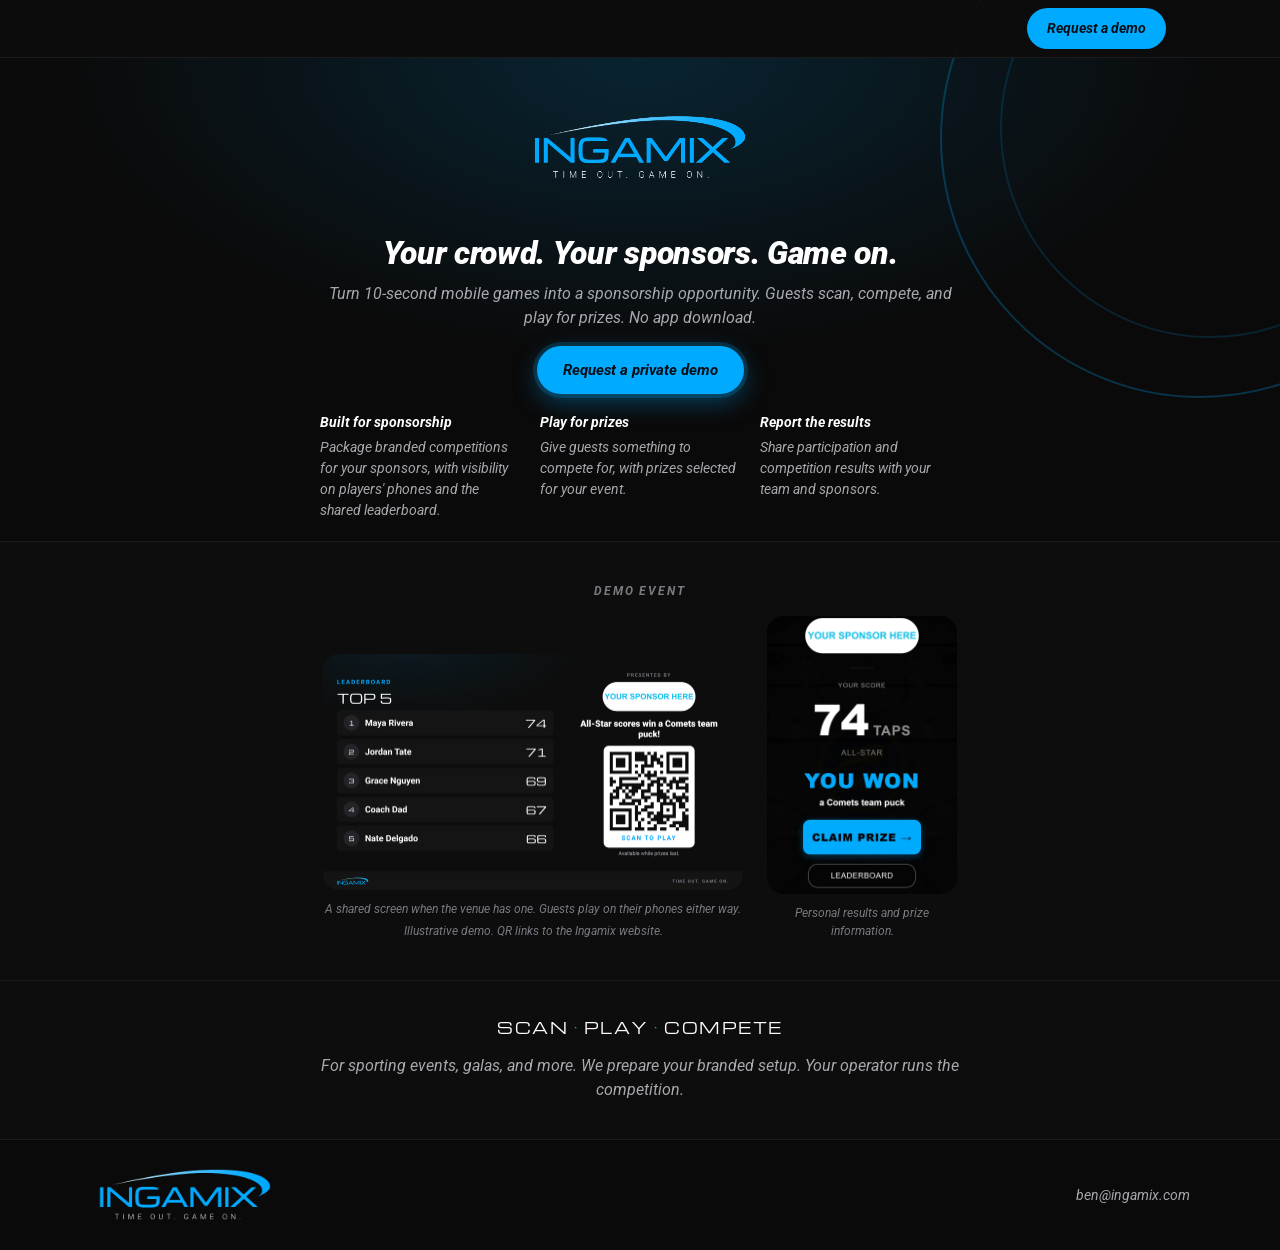
<file: index.html>
<!DOCTYPE html>
<html lang="en">
<head>
<meta charset="utf-8">
<meta name="viewport" content="width=device-width, initial-scale=1">
<title>Ingamix | Time Out. Game On.</title>
<meta name="description" content="Turn 10-second mobile games into a sponsorship opportunity. Guests scan, compete, and play for prizes. No app download.">
<link rel="canonical" href="https://www.ingamix.com/">
<link rel="stylesheet" href="assets/marketing/brand.css">
<style>
body { background:#0a0a0a; }
a { text-decoration:none; }
a:focus-visible { outline:3px solid white; outline-offset:5px; }
a[href^="mailto:"][style*="background:"] { color:#071018 !important; }
.demo-image { max-width:100%; }
</style><style>
    a { color: var(--pulse-blue); }
    a:hover { color: var(--pulse-blue-300); }
    ::selection { background: rgba(0,170,255,0.35); }
  </style></head><body>

<div style="background:#0A0A0A; color:#fff; font-family:var(--font-body); overflow-x:hidden; min-height:100vh; display:flex; flex-direction:column;">

  <!-- HEADER -->
  <div style="position:sticky; top:0; z-index:100; background:rgba(13,13,13,0.78); backdrop-filter:blur(16px); border-bottom:1px solid #1C1C1E;">
    <div style="max-width:1100px; margin:0 auto; padding:8px 24px; display:flex; align-items:center; justify-content:flex-end;">
      <a href="mailto:ben@ingamix.com?subject=Private%20demo%20request" style="background:var(--pulse-blue); color:#fff; font-size:14px; font-weight:700; padding:10px 20px; border-radius:999px; white-space:nowrap;">Request a demo</a>
    </div>
  </div>

  <main><!-- HERO -->
  <section style="position:relative; display:flex; align-items:center; padding:14px 24px 20px; background:radial-gradient(900px 460px at 50% 0%, rgba(0,170,255,0.16), transparent 65%), #0A0A0A;">
    <div style="position:absolute; top:-180px; right:-180px; width:520px; height:520px; border-radius:50%; border:2px solid rgba(0,170,255,0.25); pointer-events:none;"></div>
    <div style="position:absolute; top:-140px; right:-140px; width:420px; height:420px; border-radius:50%; border:2px solid rgba(0,170,255,0.15); pointer-events:none;"></div>
    <div style="max-width:640px; margin:0 auto; text-align:center; position:relative;">
      <img src="assets/marketing/logo.png" alt="Ingamix" style="width:min(62%,260px); display:block; margin:0 auto 14px;">
      <h1 style="font-size:clamp(22px,4.2vw,32px); font-weight:900; line-height:1.12; letter-spacing:-0.01em; margin:0 0 10px; text-wrap:pretty;">Your crowd. Your sponsors. Game on.</h1>
      <p style="font-size:16px; line-height:1.5; color:var(--gray-300); margin:0 0 16px;">Turn 10-second mobile games into a sponsorship opportunity. Guests scan, compete, and play for prizes. No app download.</p>
      <a href="mailto:ben@ingamix.com" style="display:inline-block; background:var(--pulse-blue); color:#fff; font-size:15px; font-weight:700; padding:13px 26px; border-radius:999px; box-shadow:var(--glow-pulse); margin-bottom:18px;">Request a private demo</a>
      <div style="display:flex; flex-wrap:wrap; gap:20px; justify-content:center; text-align:left;">
        <div style="flex:1 1 200px; max-width:220px;">
          <div style="font-weight:700; font-size:14px; color:#fff; margin-bottom:4px;">Built for sponsorship</div>
          <div style="font-size:14px; color:var(--gray-300); line-height:1.5;">Package branded competitions for your sponsors, with visibility on players' phones and the shared leaderboard.</div>
        </div>
        <div style="flex:1 1 200px; max-width:220px;">
          <div style="font-weight:700; font-size:14px; color:#fff; margin-bottom:4px;">Play for prizes</div>
          <div style="font-size:14px; color:var(--gray-300); line-height:1.5;">Give guests something to compete for, with prizes selected for your event.</div>
        </div>
        <div style="flex:1 1 200px; max-width:220px;">
          <div style="font-weight:700; font-size:14px; color:#fff; margin-bottom:4px;">Report the results</div>
          <div style="font-size:14px; color:var(--gray-300); line-height:1.5;">Share participation and competition results with your team and sponsors.</div>
        </div>
      </div>
    </div>
  </section>

  <!-- DEMO EVENT SCREENSHOTS -->
  <section style="padding:40px 24px; background:#0D0D0D; border-top:1px solid #1C1C1E;">
    <div style="max-width:760px; margin:0 auto;">
      <div style="font-size:12px; font-weight:700; letter-spacing:0.16em; color:var(--gray-400); text-transform:uppercase; text-align:center; margin-bottom:16px;">Demo event</div>
      <div style="display:flex; flex-wrap:wrap; gap:24px; justify-content:center; align-items:flex-end;">
        <div style="flex:1 1 280px; min-width:0; max-width:420px;">
          <img class="demo-image" src="assets/marketing/demo-leaderboard.png" alt="Live demo leaderboard with five players, a sponsor, and a scan-to-play code" loading="lazy" style="display:block;width:100%;height:auto;border-radius:16px;">
          <div style="text-align:center; margin-top:10px; font-size:12px; color:var(--gray-400);">A shared screen when the venue has one. Guests play on their phones either way.</div>
          <div style="text-align:center; margin-top:4px; font-size:12px; color:var(--gray-400);">Illustrative demo. QR links to the Ingamix website.</div>
        </div>
        <div style="flex:0 1 190px; max-width:190px;">
          <img class="demo-image" src="assets/marketing/demo-results.webp" alt="Phone results showing 74 taps and a Comets team puck prize" loading="lazy" style="display:block;width:100%;height:auto;border-radius:16px;">
          <div style="text-align:center; margin-top:10px; font-size:12px; color:var(--gray-400);">Personal results and prize information.</div>
        </div>
      </div>
    </div>
  </section>

  <!-- COMPACT INFO STRIP -->
  <section style="padding:36px 24px; background:#0D0D0D; border-top:1px solid #1C1C1E; text-align:center;">
    <div style="max-width:640px; margin:0 auto; display:flex; flex-direction:column; gap:14px;">
      <div style="font-family:var(--font-display); font-size:15px; letter-spacing:0.1em; color:#fff;">SCAN <span style="color:var(--pulse-blue);">·</span> PLAY <span style="color:var(--pulse-blue);">·</span> COMPETE</div>
      <p style="font-size:16px; line-height:1.55; color:var(--gray-300); margin:0;">For sporting events, galas, and more. We prepare your branded setup. Your operator runs the competition.</p>
    </div>
  </section>

  </main><!-- FOOTER -->
  <footer style="padding:24px; background:#0A0A0A; border-top:1px solid #1C1C1E;">
    <div style="max-width:1100px; margin:0 auto; display:flex; flex-wrap:wrap; gap:12px; align-items:center; justify-content:space-between;">
      <div style="width:188px; height:62px; overflow:hidden; flex:none;">
        <img src="assets/marketing/logo.png" alt="Ingamix" style="height:121px; width:auto; max-width:none; margin:-30px 0 0 -10px; display:block;">
      </div>
      <a href="mailto:ben@ingamix.com" style="font-size:14px; color:var(--gray-300);">ben@ingamix.com</a>
    </div>
  </footer>

</div>

</body></html>
</file>
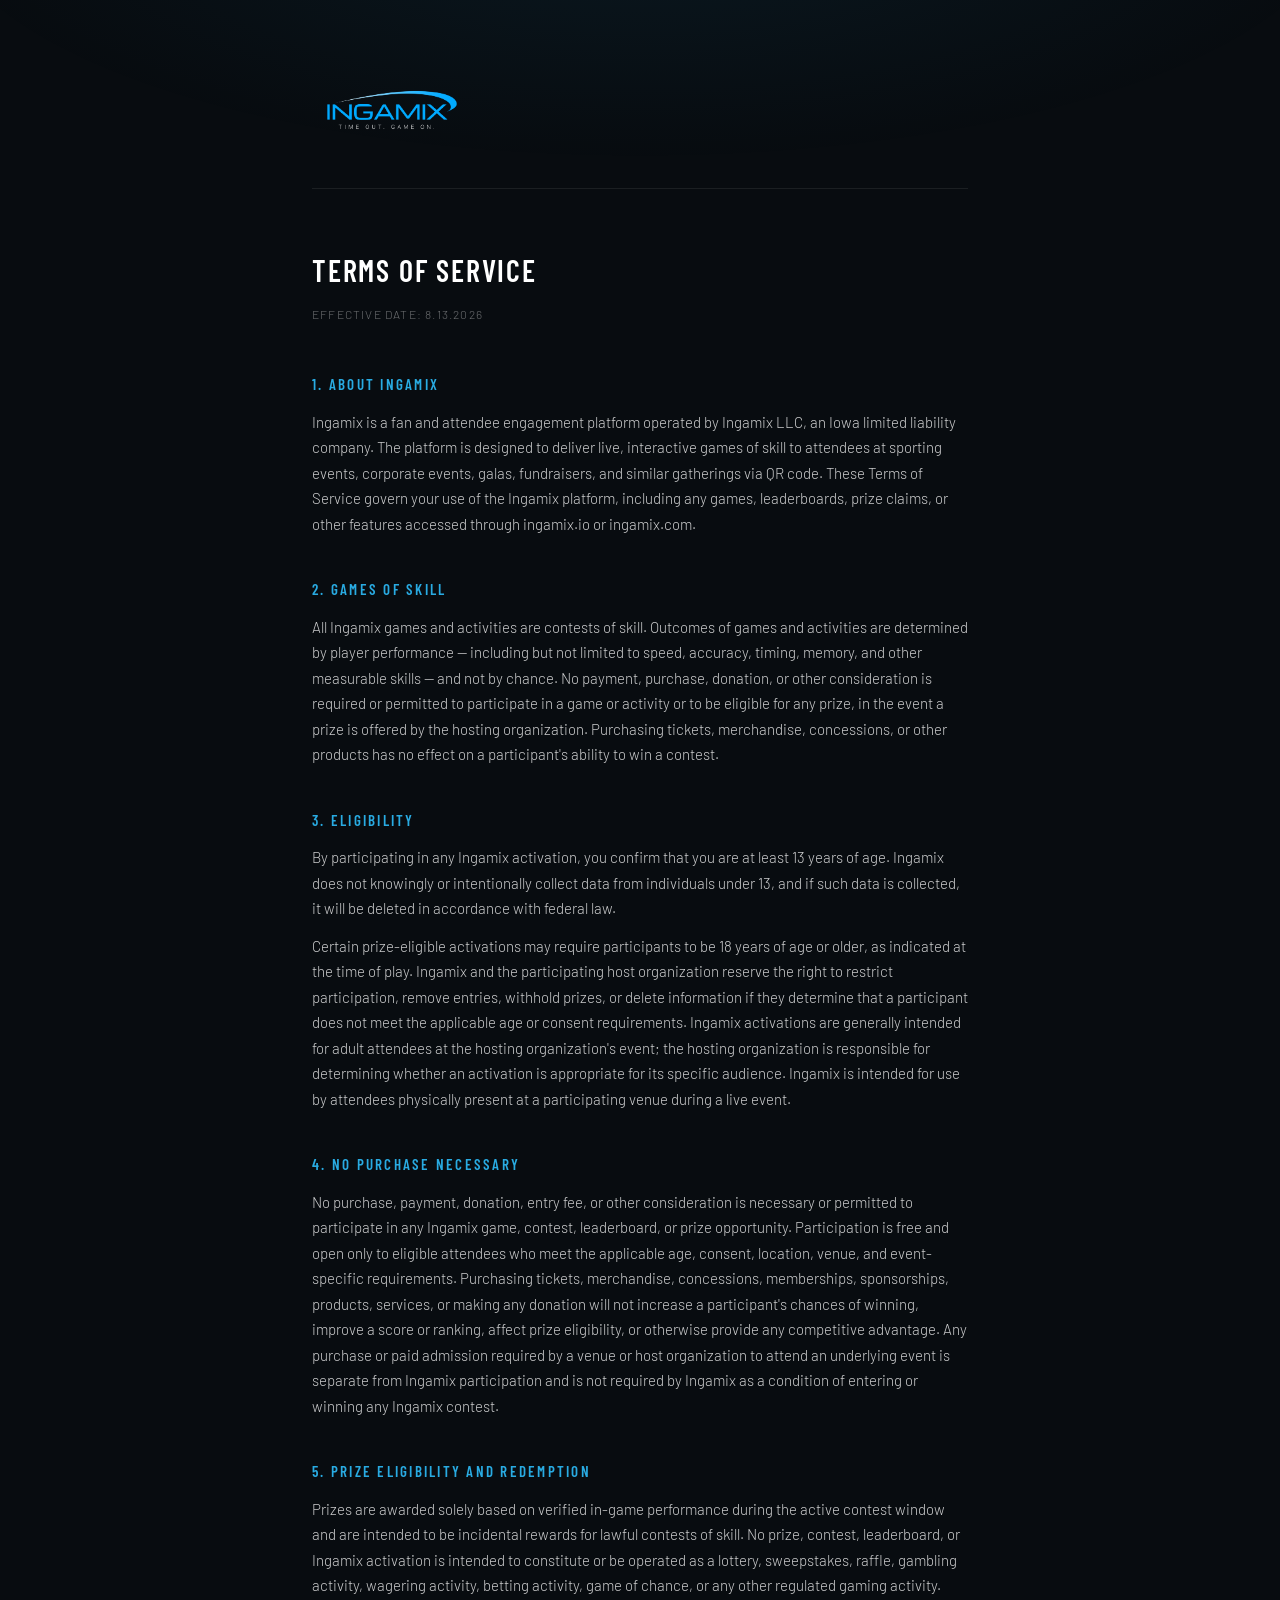
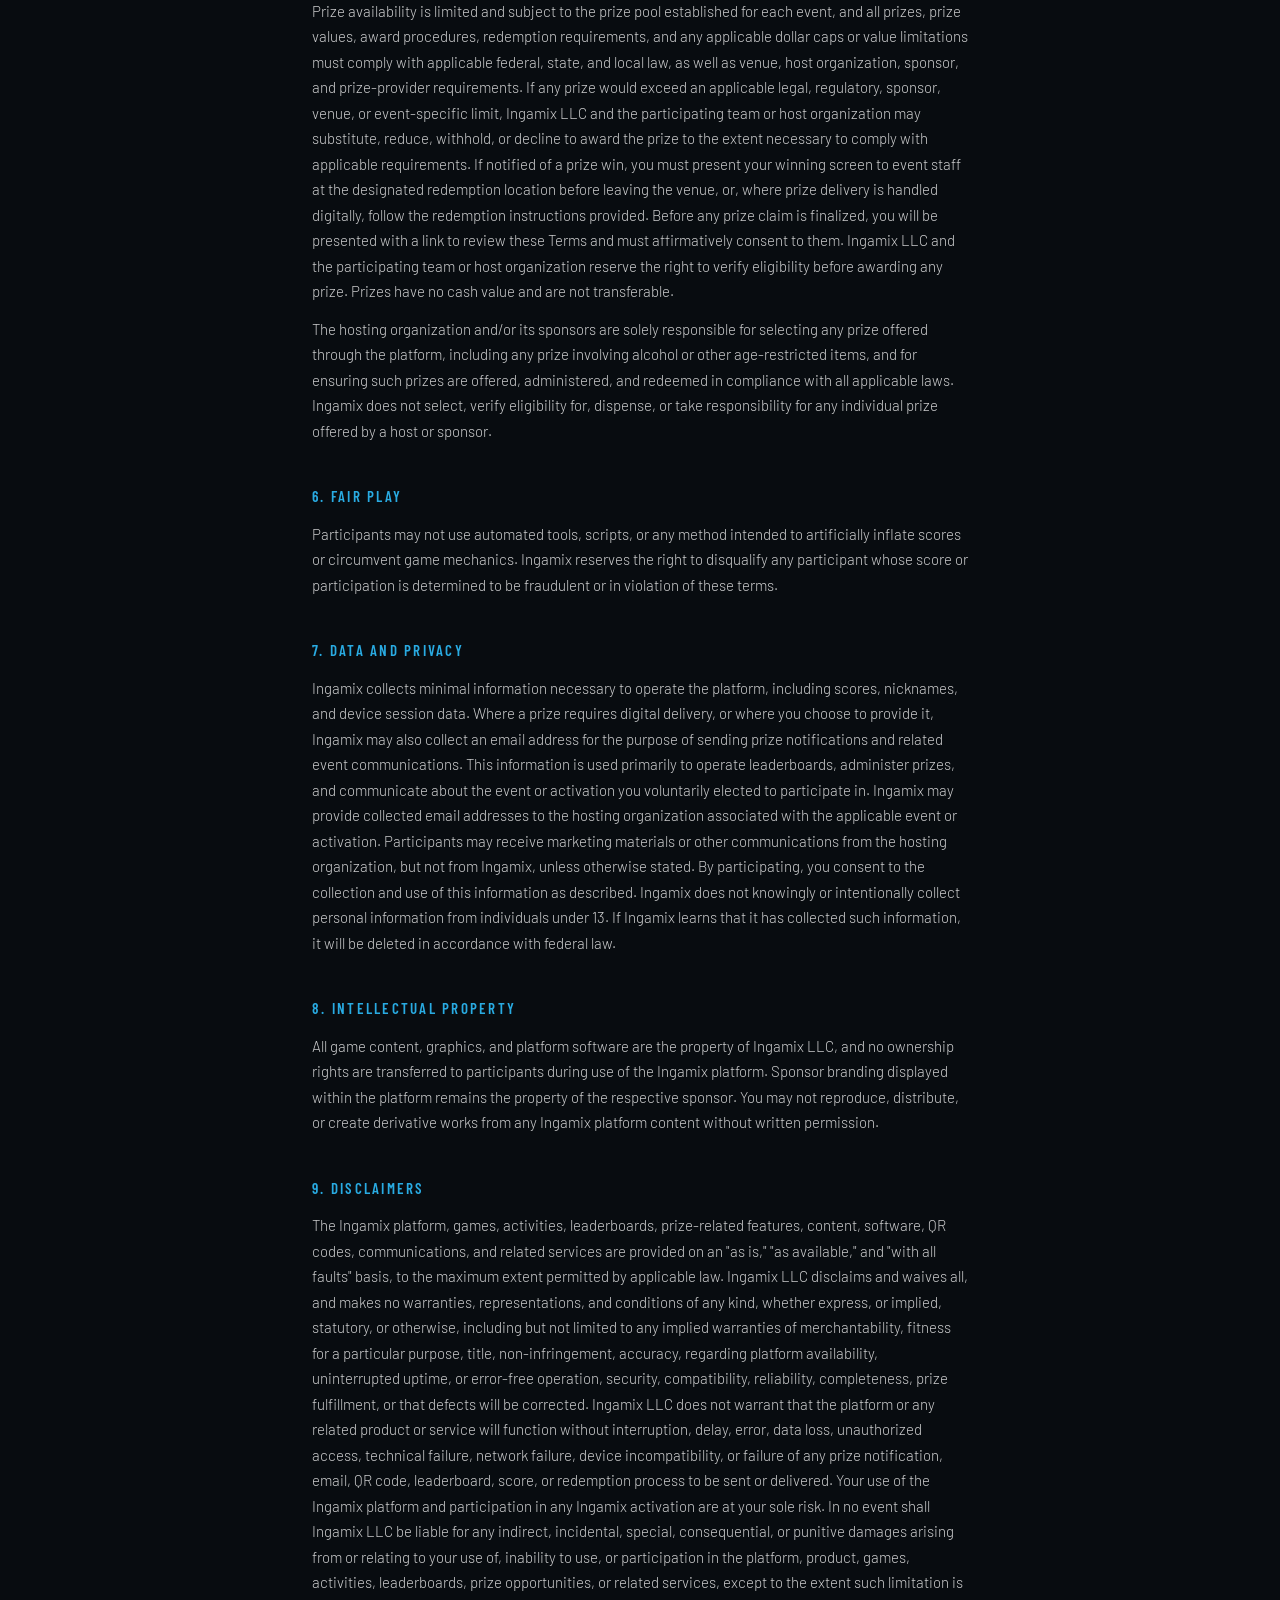
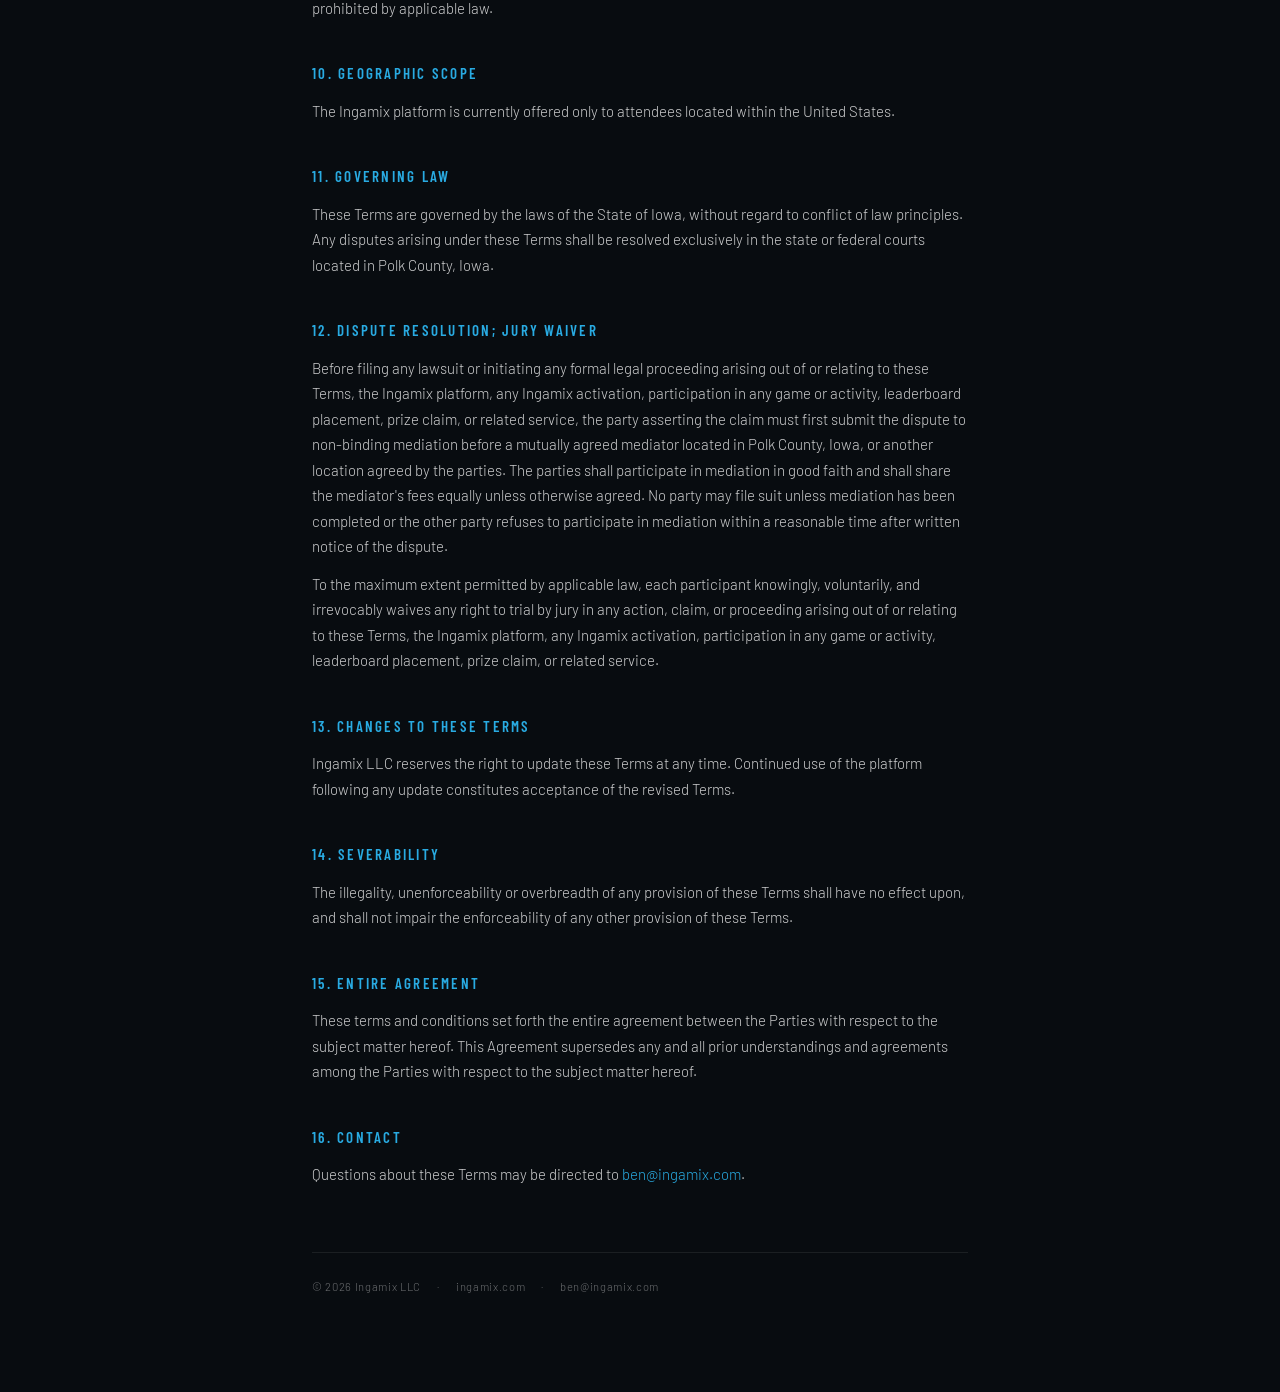
<file: terms/index.html>
<!DOCTYPE html>
<html lang="en">
<head>
  <meta charset="UTF-8" />
  <meta name="viewport" content="width=device-width, initial-scale=1.0" />
  <title>Terms of Service — Ingamix</title>
  <link rel="preconnect" href="https://fonts.googleapis.com" />
  <link rel="preconnect" href="https://fonts.gstatic.com" crossorigin />
  <link href="https://fonts.googleapis.com/css2?family=Barlow+Condensed:wght@300;400;600&family=Barlow:wght@300;400&display=swap" rel="stylesheet" />
  <style>
    *, *::before, *::after { box-sizing: border-box; margin: 0; padding: 0; }

    :root {
      --blue: #29abe2;
      --white: #ffffff;
      --off-white: rgba(255,255,255,0.8);
      --dim: rgba(255,255,255,0.4);
      --bg: #080c10;
      --surface: rgba(255,255,255,0.04);
    }

    html, body {
      min-height: 100%;
      background: var(--bg);
      color: var(--off-white);
      font-family: 'Barlow', sans-serif;
      font-weight: 300;
      font-size: 15px;
      line-height: 1.7;
    }

    body::before {
      content: '';
      position: fixed;
      inset: 0;
      background: radial-gradient(ellipse 80% 40% at 50% -10%, rgba(41,171,226,0.08) 0%, transparent 70%);
      pointer-events: none;
      z-index: 0;
    }

    .wrap {
      position: relative;
      z-index: 1;
      max-width: 720px;
      margin: 0 auto;
      padding: 64px 32px 96px;
    }

    /* Header */
    .site-header {
      margin-bottom: 56px;
      padding-bottom: 24px;
      border-bottom: 1px solid rgba(255,255,255,0.08);
    }

    .site-header a {
      display: inline-block;
      text-decoration: none;
    }

    .site-header img {
      width: 160px;
      height: auto;
    }

    /* Page title */
    h1 {
      font-family: 'Barlow Condensed', sans-serif;
      font-weight: 600;
      font-size: 2rem;
      letter-spacing: 0.06em;
      text-transform: uppercase;
      color: var(--white);
      margin-bottom: 8px;
    }

    .effective-date {
      font-size: 0.8rem;
      letter-spacing: 0.1em;
      text-transform: uppercase;
      color: var(--dim);
      margin-bottom: 48px;
    }

    /* Sections */
    section {
      margin-bottom: 40px;
    }

    h2 {
      font-family: 'Barlow Condensed', sans-serif;
      font-weight: 600;
      font-size: 1rem;
      letter-spacing: 0.15em;
      text-transform: uppercase;
      color: var(--blue);
      margin-bottom: 12px;
    }

    p {
      margin-bottom: 12px;
      color: var(--off-white);
    }

    p:last-child { margin-bottom: 0; }

    a {
      color: var(--blue);
      text-decoration: none;
    }

    a:hover { text-decoration: underline; }

    /* Footer */
    footer {
      margin-top: 64px;
      padding-top: 24px;
      border-top: 1px solid rgba(255,255,255,0.08);
      font-size: 0.75rem;
      letter-spacing: 0.06em;
      color: var(--dim);
      display: flex;
      gap: 16px;
      flex-wrap: wrap;
    }

    footer a { color: var(--dim); }
    footer a:hover { color: var(--blue); text-decoration: none; }

    @media (max-width: 480px) {
      .wrap { padding: 40px 20px 64px; }
      h1 { font-size: 1.6rem; }
    }
  </style>
</head>
<body>

<div class="wrap">

  <header class="site-header">
    <a href="/">
      <img src="/assets/ingamix_full_color.png" alt="Ingamix" />
    </a>
  </header>

  <h1>Terms of Service</h1>
  <p class="effective-date">Effective Date: 8.13.2026</p>

  <section>
    <h2>1. About Ingamix</h2>
    <p>Ingamix is a fan and attendee engagement platform operated by Ingamix LLC, an Iowa limited liability company. The platform is designed to deliver live, interactive games of skill to attendees at sporting events, corporate events, galas, fundraisers, and similar gatherings via QR code. These Terms of Service govern your use of the Ingamix platform, including any games, leaderboards, prize claims, or other features accessed through ingamix.io or ingamix.com.</p>
  </section>

  <section>
    <h2>2. Games of Skill</h2>
    <p>All Ingamix games and activities are contests of skill. Outcomes of games and activities are determined by player performance — including but not limited to speed, accuracy, timing, memory, and other measurable skills — and not by chance. No payment, purchase, donation, or other consideration is required or permitted to participate in a game or activity or to be eligible for any prize, in the event a prize is offered by the hosting organization. Purchasing tickets, merchandise, concessions, or other products has no effect on a participant's ability to win a contest.</p>
  </section>

  <section>
    <h2>3. Eligibility</h2>
    <p>By participating in any Ingamix activation, you confirm that you are at least 13 years of age. Ingamix does not knowingly or intentionally collect data from individuals under 13, and if such data is collected, it will be deleted in accordance with federal law.</p>
    <p>Certain prize-eligible activations may require participants to be 18 years of age or older, as indicated at the time of play. Ingamix and the participating host organization reserve the right to restrict participation, remove entries, withhold prizes, or delete information if they determine that a participant does not meet the applicable age or consent requirements. Ingamix activations are generally intended for adult attendees at the hosting organization's event; the hosting organization is responsible for determining whether an activation is appropriate for its specific audience. Ingamix is intended for use by attendees physically present at a participating venue during a live event.</p>
  </section>

  <section>
    <h2>4. No Purchase Necessary</h2>
    <p>No purchase, payment, donation, entry fee, or other consideration is necessary or permitted to participate in any Ingamix game, contest, leaderboard, or prize opportunity. Participation is free and open only to eligible attendees who meet the applicable age, consent, location, venue, and event-specific requirements. Purchasing tickets, merchandise, concessions, memberships, sponsorships, products, services, or making any donation will not increase a participant's chances of winning, improve a score or ranking, affect prize eligibility, or otherwise provide any competitive advantage. Any purchase or paid admission required by a venue or host organization to attend an underlying event is separate from Ingamix participation and is not required by Ingamix as a condition of entering or winning any Ingamix contest.</p>
  </section>

  <section>
    <h2>5. Prize Eligibility and Redemption</h2>
    <p>Prizes are awarded solely based on verified in-game performance during the active contest window and are intended to be incidental rewards for lawful contests of skill. No prize, contest, leaderboard, or Ingamix activation is intended to constitute or be operated as a lottery, sweepstakes, raffle, gambling activity, wagering activity, betting activity, game of chance, or any other regulated gaming activity. Prize availability is limited and subject to the prize pool established for each event, and all prizes, prize values, award procedures, redemption requirements, and any applicable dollar caps or value limitations must comply with applicable federal, state, and local law, as well as venue, host organization, sponsor, and prize-provider requirements. If any prize would exceed an applicable legal, regulatory, sponsor, venue, or event-specific limit, Ingamix LLC and the participating team or host organization may substitute, reduce, withhold, or decline to award the prize to the extent necessary to comply with applicable requirements. If notified of a prize win, you must present your winning screen to event staff at the designated redemption location before leaving the venue, or, where prize delivery is handled digitally, follow the redemption instructions provided. Before any prize claim is finalized, you will be presented with a link to review these Terms and must affirmatively consent to them. Ingamix LLC and the participating team or host organization reserve the right to verify eligibility before awarding any prize. Prizes have no cash value and are not transferable.</p>
    <p>The hosting organization and/or its sponsors are solely responsible for selecting any prize offered through the platform, including any prize involving alcohol or other age-restricted items, and for ensuring such prizes are offered, administered, and redeemed in compliance with all applicable laws. Ingamix does not select, verify eligibility for, dispense, or take responsibility for any individual prize offered by a host or sponsor.</p>
  </section>

  <section>
    <h2>6. Fair Play</h2>
    <p>Participants may not use automated tools, scripts, or any method intended to artificially inflate scores or circumvent game mechanics. Ingamix reserves the right to disqualify any participant whose score or participation is determined to be fraudulent or in violation of these terms.</p>
  </section>

  <section>
    <h2>7. Data and Privacy</h2>
    <p>Ingamix collects minimal information necessary to operate the platform, including scores, nicknames, and device session data. Where a prize requires digital delivery, or where you choose to provide it, Ingamix may also collect an email address for the purpose of sending prize notifications and related event communications. This information is used primarily to operate leaderboards, administer prizes, and communicate about the event or activation you voluntarily elected to participate in. Ingamix may provide collected email addresses to the hosting organization associated with the applicable event or activation. Participants may receive marketing materials or other communications from the hosting organization, but not from Ingamix, unless otherwise stated. By participating, you consent to the collection and use of this information as described. Ingamix does not knowingly or intentionally collect personal information from individuals under 13. If Ingamix learns that it has collected such information, it will be deleted in accordance with federal law.</p>
  </section>

  <section>
    <h2>8. Intellectual Property</h2>
    <p>All game content, graphics, and platform software are the property of Ingamix LLC, and no ownership rights are transferred to participants during use of the Ingamix platform. Sponsor branding displayed within the platform remains the property of the respective sponsor. You may not reproduce, distribute, or create derivative works from any Ingamix platform content without written permission.</p>
  </section>

  <section>
    <h2>9. Disclaimers</h2>
    <p>The Ingamix platform, games, activities, leaderboards, prize-related features, content, software, QR codes, communications, and related services are provided on an "as is," "as available," and "with all faults" basis, to the maximum extent permitted by applicable law. Ingamix LLC disclaims and waives all, and makes no warranties, representations, and conditions of any kind, whether express, or implied, statutory, or otherwise, including but not limited to any implied warranties of merchantability, fitness for a particular purpose, title, non-infringement, accuracy, regarding platform availability, uninterrupted uptime, or error-free operation, security, compatibility, reliability, completeness, prize fulfillment, or that defects will be corrected. Ingamix LLC does not warrant that the platform or any related product or service will function without interruption, delay, error, data loss, unauthorized access, technical failure, network failure, device incompatibility, or failure of any prize notification, email, QR code, leaderboard, score, or redemption process to be sent or delivered. Your use of the Ingamix platform and participation in any Ingamix activation are at your sole risk. In no event shall Ingamix LLC be liable for any indirect, incidental, special, consequential, or punitive damages arising from or relating to your use of, inability to use, or participation in the platform, product, games, activities, leaderboards, prize opportunities, or related services, except to the extent such limitation is prohibited by applicable law.</p>
  </section>

  <section>
    <h2>10. Geographic Scope</h2>
    <p>The Ingamix platform is currently offered only to attendees located within the United States.</p>
  </section>

  <section>
    <h2>11. Governing Law</h2>
    <p>These Terms are governed by the laws of the State of Iowa, without regard to conflict of law principles. Any disputes arising under these Terms shall be resolved exclusively in the state or federal courts located in Polk County, Iowa.</p>
  </section>

  <section>
    <h2>12. Dispute Resolution; Jury Waiver</h2>
    <p>Before filing any lawsuit or initiating any formal legal proceeding arising out of or relating to these Terms, the Ingamix platform, any Ingamix activation, participation in any game or activity, leaderboard placement, prize claim, or related service, the party asserting the claim must first submit the dispute to non-binding mediation before a mutually agreed mediator located in Polk County, Iowa, or another location agreed by the parties. The parties shall participate in mediation in good faith and shall share the mediator's fees equally unless otherwise agreed. No party may file suit unless mediation has been completed or the other party refuses to participate in mediation within a reasonable time after written notice of the dispute.</p>
    <p>To the maximum extent permitted by applicable law, each participant knowingly, voluntarily, and irrevocably waives any right to trial by jury in any action, claim, or proceeding arising out of or relating to these Terms, the Ingamix platform, any Ingamix activation, participation in any game or activity, leaderboard placement, prize claim, or related service.</p>
  </section>

  <section>
    <h2>13. Changes to These Terms</h2>
    <p>Ingamix LLC reserves the right to update these Terms at any time. Continued use of the platform following any update constitutes acceptance of the revised Terms.</p>
  </section>

  <section>
    <h2>14. Severability</h2>
    <p>The illegality, unenforceability or overbreadth of any provision of these Terms shall have no effect upon, and shall not impair the enforceability of any other provision of these Terms.</p>
  </section>

  <section>
    <h2>15. Entire Agreement</h2>
    <p>These terms and conditions set forth the entire agreement between the Parties with respect to the subject matter hereof. This Agreement supersedes any and all prior understandings and agreements among the Parties with respect to the subject matter hereof.</p>
  </section>

  <section>
    <h2>16. Contact</h2>
    <p>Questions about these Terms may be directed to <a href="mailto:ben@ingamix.com">ben@ingamix.com</a>.</p>
  </section>

  <footer>
    <span>© 2026 Ingamix LLC</span>
    <span>·</span>
    <a href="/">ingamix.com</a>
    <span>·</span>
    <a href="mailto:ben@ingamix.com">ben@ingamix.com</a>
  </footer>

</div>

</body>
</html>
</file>
<file: assets/marketing/brand.css>
/* ============================================================
   INGAMIX — colors_and_type.css
   Base tokens + semantic styles for the Ingamix brand.
   Fonts are loaded from Google Fonts (Roboto + Michroma).
   ============================================================ */

/* Roboto Mono still from Google Fonts; Roboto + Michroma served locally. */
500&display=swap');

@font-face {
  font-family: 'Roboto';
  src: url('fonts/Roboto-VariableFont_wdth_wght.ttf') format('truetype-variations');
  font-weight: 100 900;
  font-stretch: 75% 125%;
  font-style: normal;
  font-display: swap;
}
@font-face {
  font-family: 'Roboto';
  src: url('fonts/Roboto-Italic-VariableFont_wdth_wght.ttf') format('truetype-variations');
  font-weight: 100 900;
  font-stretch: 75% 125%;
  font-style: italic;
  font-display: swap;
}
@font-face {
  font-family: 'Michroma';
  src: url('fonts/Michroma-Regular.ttf') format('truetype');
  font-weight: 400;
  font-style: normal;
  font-display: swap;
}

:root {
  /* ---------- CORE PALETTE (from brand guide) ---------- */
  --pulse-blue:       #00AAFF;   /* primary brand color */
  --core-black:       #0D0D0D;   /* primary dark */
  --sideline-white:   #FFFFFF;   /* primary light */

  /* ---------- EXTENDED PALETTE (derived, for UI needs) ---------- */
  /* Pulse Blue scale */
  --pulse-blue-100:   #E0F5FF;
  --pulse-blue-200:   #B8E9FF;
  --pulse-blue-300:   #7FD6FF;
  --pulse-blue-400:   #33BEFF;
  --pulse-blue-500:   #00AAFF;   /* = --pulse-blue */
  --pulse-blue-600:   #0088CC;
  --pulse-blue-700:   #006699;
  --pulse-blue-800:   #004466;

  /* Neutral scale — warm-black anchored */
  --black-950:        #0D0D0D;   /* = --core-black */
  --black-900:        #141414;
  --black-800:        #1C1C1E;
  --black-700:        #242428;
  --black-600:        #2E2E34;
  --gray-500:         #56565E;
  --gray-400:         #7A7A82;
  --gray-300:         #A8A8AE;
  --gray-200:         #D5D5D9;
  --gray-100:         #ECECEF;
  --gray-50:          #F6F6F8;
  --white:            #FFFFFF;

  /* ---------- SEMANTIC / STATUS ---------- */
  --success:          #22C55E;   /* leaderboard gains, correct taps */
  --warning:          #FFB020;   /* timer warning */
  --danger:           #FF3B4E;   /* missed tap, game over */
  --live:             #FF2E4D;   /* "LIVE NOW" pulse */

  /* ---------- FOREGROUND / BACKGROUND (light mode default) ---------- */
  --bg-1:             var(--sideline-white);
  --bg-2:             var(--gray-50);
  --bg-3:             var(--gray-100);
  --fg-1:             var(--core-black);
  --fg-2:             var(--gray-500);
  --fg-3:             var(--gray-400);
  --fg-accent:        var(--pulse-blue);
  --border:           var(--gray-200);
  --border-strong:    var(--gray-300);

  /* ---------- TYPEFACES ---------- */
  --font-body:        'Roboto', system-ui, -apple-system, 'Segoe UI', sans-serif;
  --font-display:     'Michroma', 'Roboto', system-ui, sans-serif;
  --font-mono:        'Roboto Mono', ui-monospace, 'SF Mono', Menlo, monospace;

  /* ---------- TYPE SCALE ----------
     Roboto for body, Michroma for display / tabular / timer / "TAP ON" moments.
     Michroma is wide — reserve for short strings, and add letter-spacing sparingly
     (it has baked-in tracking already). */
  --fs-display-xl:    72px;
  --fs-display-lg:    56px;
  --fs-display-md:    40px;
  --fs-h1:            44px;
  --fs-h2:            32px;
  --fs-h3:            24px;
  --fs-h4:            20px;
  --fs-body-lg:       18px;
  --fs-body:          16px;
  --fs-body-sm:       14px;
  --fs-caption:       12px;
  --fs-micro:         11px;

  --lh-tight:         1.05; /* @kind other */
  --lh-snug:          1.2; /* @kind other */
  --lh-normal:        1.5; /* @kind other */
  --lh-loose:         1.65; /* @kind other */

  --ls-display:       0.02em;  /* Michroma already spaced; add barely */
  --ls-eyebrow:       0.18em;  /* label / eyebrow in Roboto uppercase */
  --ls-label:         0.04em;
  --ls-tight:         -0.01em;

  /* ---------- RADII ---------- */
  --r-xs:             4px;
  --r-sm:             8px;
  --r-md:             12px;
  --r-lg:             16px;
  --r-xl:             24px;
  --r-2xl:            32px;
  --r-pill:           999px;

  /* ---------- SPACING (4-px base) ---------- */
  --sp-0:             0; /* @kind spacing */
  --sp-1:             4px;
  --sp-2:             8px;
  --sp-3:             12px;
  --sp-4:             16px;
  --sp-5:             20px;
  --sp-6:             24px;
  --sp-8:             32px;
  --sp-10:            40px;
  --sp-12:            48px;
  --sp-16:            64px;
  --sp-20:            80px;
  --sp-24:            96px;

  /* ---------- ELEVATION ----------
     Clean, digital shadows — never heavy or atmospheric.
     In dark game screens prefer the blue-glow variants. */
  --shadow-1:         0 1px 2px rgba(13,13,13,0.06), 0 1px 1px rgba(13,13,13,0.04);
  --shadow-2:         0 4px 12px rgba(13,13,13,0.08), 0 2px 4px rgba(13,13,13,0.04);
  --shadow-3:         0 12px 32px rgba(13,13,13,0.12), 0 4px 8px rgba(13,13,13,0.06);
  --shadow-4:         0 24px 60px rgba(13,13,13,0.18), 0 8px 16px rgba(13,13,13,0.08);

  --glow-pulse:       0 0 0 4px rgba(0,170,255,0.18), 0 8px 24px rgba(0,170,255,0.35);
  --glow-pulse-sm:    0 0 0 2px rgba(0,170,255,0.22), 0 2px 10px rgba(0,170,255,0.30);

  /* ---------- MOTION ---------- */
  --ease-out:         cubic-bezier(0.2, 0.8, 0.2, 1); /* @kind other */
  --ease-in-out:      cubic-bezier(0.65, 0, 0.35, 1); /* @kind other */
  --ease-snap:        cubic-bezier(0.34, 1.56, 0.64, 1); /* @kind other */
  --dur-fast:         120ms; /* @kind other */
  --dur-base:         220ms; /* @kind other */
  --dur-slow:         360ms; /* @kind other */

  /* ---------- LAYOUT ---------- */
  --container:        1200px;
  --container-wide:   1440px;
  --gutter:           24px;
  --hairline:         1px;
}

/* =============== DARK MODE (game surface default) =============== */
.theme-dark,
[data-theme="dark"] {
  --bg-1:             var(--core-black);
  --bg-2:             var(--black-900);
  --bg-3:             var(--black-800);
  --fg-1:             var(--sideline-white);
  --fg-2:             var(--gray-300);
  --fg-3:             var(--gray-400);
  --border:           var(--black-700);
  --border-strong:    var(--black-600);
  --shadow-1:         0 1px 2px rgba(0,0,0,0.5);
  --shadow-2:         0 4px 12px rgba(0,0,0,0.5);
  --shadow-3:         0 12px 32px rgba(0,0,0,0.55);
  --shadow-4:         0 24px 60px rgba(0,0,0,0.6);
}

/* =============== BASE RESET =============== */
*,
*::before,
*::after { box-sizing: border-box; }

html { -webkit-text-size-adjust: 100%; }

body {
  margin: 0;
  font-family: var(--font-body);
  font-size: var(--fs-body);
  line-height: var(--lh-normal);
  color: var(--fg-1);
  background: var(--bg-1);
  -webkit-font-smoothing: antialiased;
  text-rendering: optimizeLegibility;
}

/* =============== SEMANTIC TYPE STYLES =============== */
.display-xl,
.display-lg,
.display-md {
  font-family: var(--font-display);
  font-weight: 400;           /* Michroma only ships 400 */
  letter-spacing: var(--ls-display);
  line-height: var(--lh-tight);
  text-transform: uppercase;
}
.display-xl { font-size: var(--fs-display-xl); }
.display-lg { font-size: var(--fs-display-lg); }
.display-md { font-size: var(--fs-display-md); }

h1, .h1 {
  font-family: var(--font-body);
  font-size: var(--fs-h1);
  font-weight: 900;
  line-height: var(--lh-tight);
  letter-spacing: var(--ls-tight);
  margin: 0 0 var(--sp-4);
}
h2, .h2 {
  font-family: var(--font-body);
  font-size: var(--fs-h2);
  font-weight: 700;
  line-height: var(--lh-snug);
  letter-spacing: var(--ls-tight);
  margin: 0 0 var(--sp-3);
}
h3, .h3 {
  font-family: var(--font-body);
  font-size: var(--fs-h3);
  font-weight: 700;
  line-height: var(--lh-snug);
  margin: 0 0 var(--sp-2);
}
h4, .h4 {
  font-family: var(--font-body);
  font-size: var(--fs-h4);
  font-weight: 500;
  line-height: var(--lh-snug);
  margin: 0 0 var(--sp-2);
}

p, .p {
  font-size: var(--fs-body);
  line-height: var(--lh-loose);
  color: var(--fg-1);
  margin: 0 0 var(--sp-4);
}
.lead {
  font-size: var(--fs-body-lg);
  line-height: var(--lh-normal);
  color: var(--fg-2);
}
.small  { font-size: var(--fs-body-sm); }
.caption{ font-size: var(--fs-caption); color: var(--fg-2); }
.micro  { font-size: var(--fs-micro); color: var(--fg-2); }

/* Eyebrow / label — Roboto uppercase with loose tracking. Never Michroma. */
.eyebrow {
  font-family: var(--font-body);
  font-size: var(--fs-caption);
  font-weight: 700;
  letter-spacing: var(--ls-eyebrow);
  text-transform: uppercase;
  color: var(--fg-accent);
}
.label {
  font-family: var(--font-body);
  font-size: var(--fs-body-sm);
  font-weight: 500;
  letter-spacing: var(--ls-label);
  text-transform: uppercase;
  color: var(--fg-2);
}

/* Tabular / HUD / timer — always Michroma, tabular numbers */
.hud, .tabular {
  font-family: var(--font-display);
  font-variant-numeric: tabular-nums;
  letter-spacing: 0.06em;
}

code, .code {
  font-family: var(--font-mono);
  font-size: 0.92em;
  background: var(--bg-3);
  padding: 0.1em 0.4em;
  border-radius: var(--r-xs);
}

a {
  color: var(--pulse-blue);
  text-decoration: none;
  transition: color var(--dur-fast) var(--ease-out);
}
a:hover { color: var(--pulse-blue-600); }

hr {
  border: 0;
  border-top: var(--hairline) solid var(--border);
  margin: var(--sp-8) 0;
}

/* =============== UTILITY =============== */
.fg-accent { color: var(--fg-accent); }
.fg-muted  { color: var(--fg-2); }
.fg-faint  { color: var(--fg-3); }
.bg-accent { background: var(--pulse-blue); color: var(--sideline-white); }
.bg-dark   { background: var(--core-black); color: var(--sideline-white); }

.uppercase { text-transform: uppercase; }
.tracking-display { letter-spacing: var(--ls-display); }
.tracking-eyebrow { letter-spacing: var(--ls-eyebrow); }
</file>
